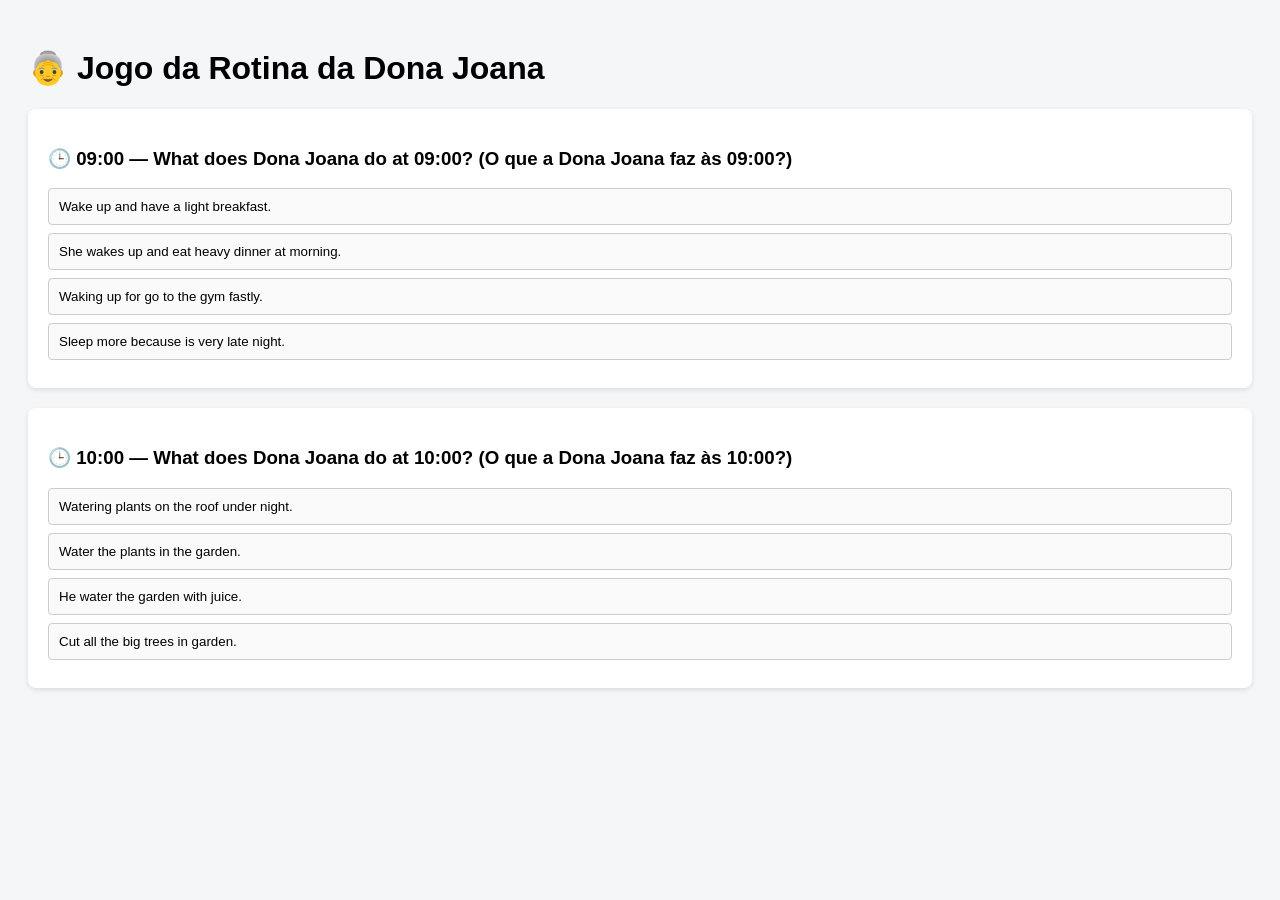
<file: joana/rotinajoana.html>
<!DOCTYPE html>
<html lang="pt-BR">
<head>
  <meta charset="UTF-8">
  <title>Jogo da Rotina da Dona Joana</title>
  <style>
    body { font-family: sans-serif; background: #f4f6f8; padding: 20px; }
    .card { background: #fff; padding: 20px; margin-bottom: 20px; border-radius: 8px; box-shadow: 0 2px 5px rgba(0,0,0,0.1); }
    .option { display: block; width: 100%; text-align: left; padding: 10px; margin: 8px 0; border: 1px solid #ccc; border-radius: 4px; background: #fafafa; cursor: pointer; }
    .option:hover { background: #e0e0e0; }
    .correct { background: #c8e6c9 !important; border-color: #2e7d32; }
    .incorrect { background: #ffcdd2 !important; border-color: #c62828; }
    .explanation { margin-top: 10px; padding: 10px; background: #eef7ff; border-left: 4px solid #0288d1; display: none; }
  </style>
</head>
<body>

  <h1>👵 Jogo da Rotina da Dona Joana</h1>
  <div id="quiz-container"></div>

  <script>
    const questions = [
      {
        time: "09:00",
        question: "What does Dona Joana do at 09:00? (O que a Dona Joana faz às 09:00?)",
        options: [
          { text: "Wake up and have a light breakfast.", correct: true, exp: "<b>Correto!</b> Estrutura gramatical perfeita e atividade lógica para a manhã." },
          { text: "She wakes up and eat heavy dinner at morning.", correct: false, exp: "<b>Incorreto:</b> Falta o 's' em 'eats', usa 'at morning' em vez de 'in the morning' e 'dinner' significa jantar." },
          { text: "Waking up for go to the gym fastly.", correct: false, exp: "<b>Incorreto:</b> O correto é 'to go' (não 'for go') e a palavra 'fastly' não existe em inglês (usa-se 'fast')." },
          { text: "Sleep more because is very late night.", correct: false, exp: "<b>Incorreto:</b> Falta o sujeito ('because it is...') e 09:00 não é noite ('late night')." }
        ]
      },
      {
        time: "10:00",
        question: "What does Dona Joana do at 10:00? (O que a Dona Joana faz às 10:00?)",
        options: [
          { text: "Watering plants on the roof under night.", correct: false, exp: "<b>Incorreto:</b> Expressão 'under night' não existe (seria 'at night') e não faz sentido regar o teto de noite às 10h." },
          { text: "Water the plants in the garden.", correct: true, exp: "<b>Correto!</b> Frase simples, correta e perfeita para o horário." },
          { text: "He water the garden with juice.", correct: false, exp: "<b>Incorreto:</b> 'He' é pronome masculino (Dona Joana é mulher), falta 's' em 'waters' e não se rega plantas com suco." },
          { text: "Cut all the big trees in garden.", correct: false, exp: "<b>Incorreto:</b> Falta o artigo ('in the garden') e é uma atividade perigosa/incompatível para ela." }
        ]
      }
      // Adicione os outros horários seguindo a mesma estrutura
    ];

    const container = document.getElementById("quiz-container");

    questions.forEach((q, qIndex) => {
      const card = document.createElement("div");
      card.className = "card";
      
      let html = `<h3>🕒 ${q.time} — ${q.question}</h3>`;
      q.options.forEach((opt, oIndex) => {
        html += `<button class="option" onclick="checkAnswer(${qIndex}, ${oIndex}, this)">${opt.text}</button>`;
      });
      html += `<div class="explanation" id="exp-${qIndex}"></div>`;
      
      card.innerHTML = html;
      container.appendChild(card);
    });

    function checkAnswer(qIndex, oIndex, btn) {
      const q = questions[qIndex];
      const opt = q.options[oIndex];
      const expDiv = document.getElementById(`exp-${qIndex}`);
      
      const parent = btn.parentElement;
      const buttons = parent.querySelectorAll('.option');
      buttons.forEach(b => b.classList.remove('correct', 'incorrect'));

      if (opt.correct) {
        btn.classList.add('correct');
      } else {
        btn.classList.add('incorrect');
      }

      expDiv.style.display = "block";
      expDiv.innerHTML = opt.exp;
    }
  </script>
</body>
</html>
</file>
